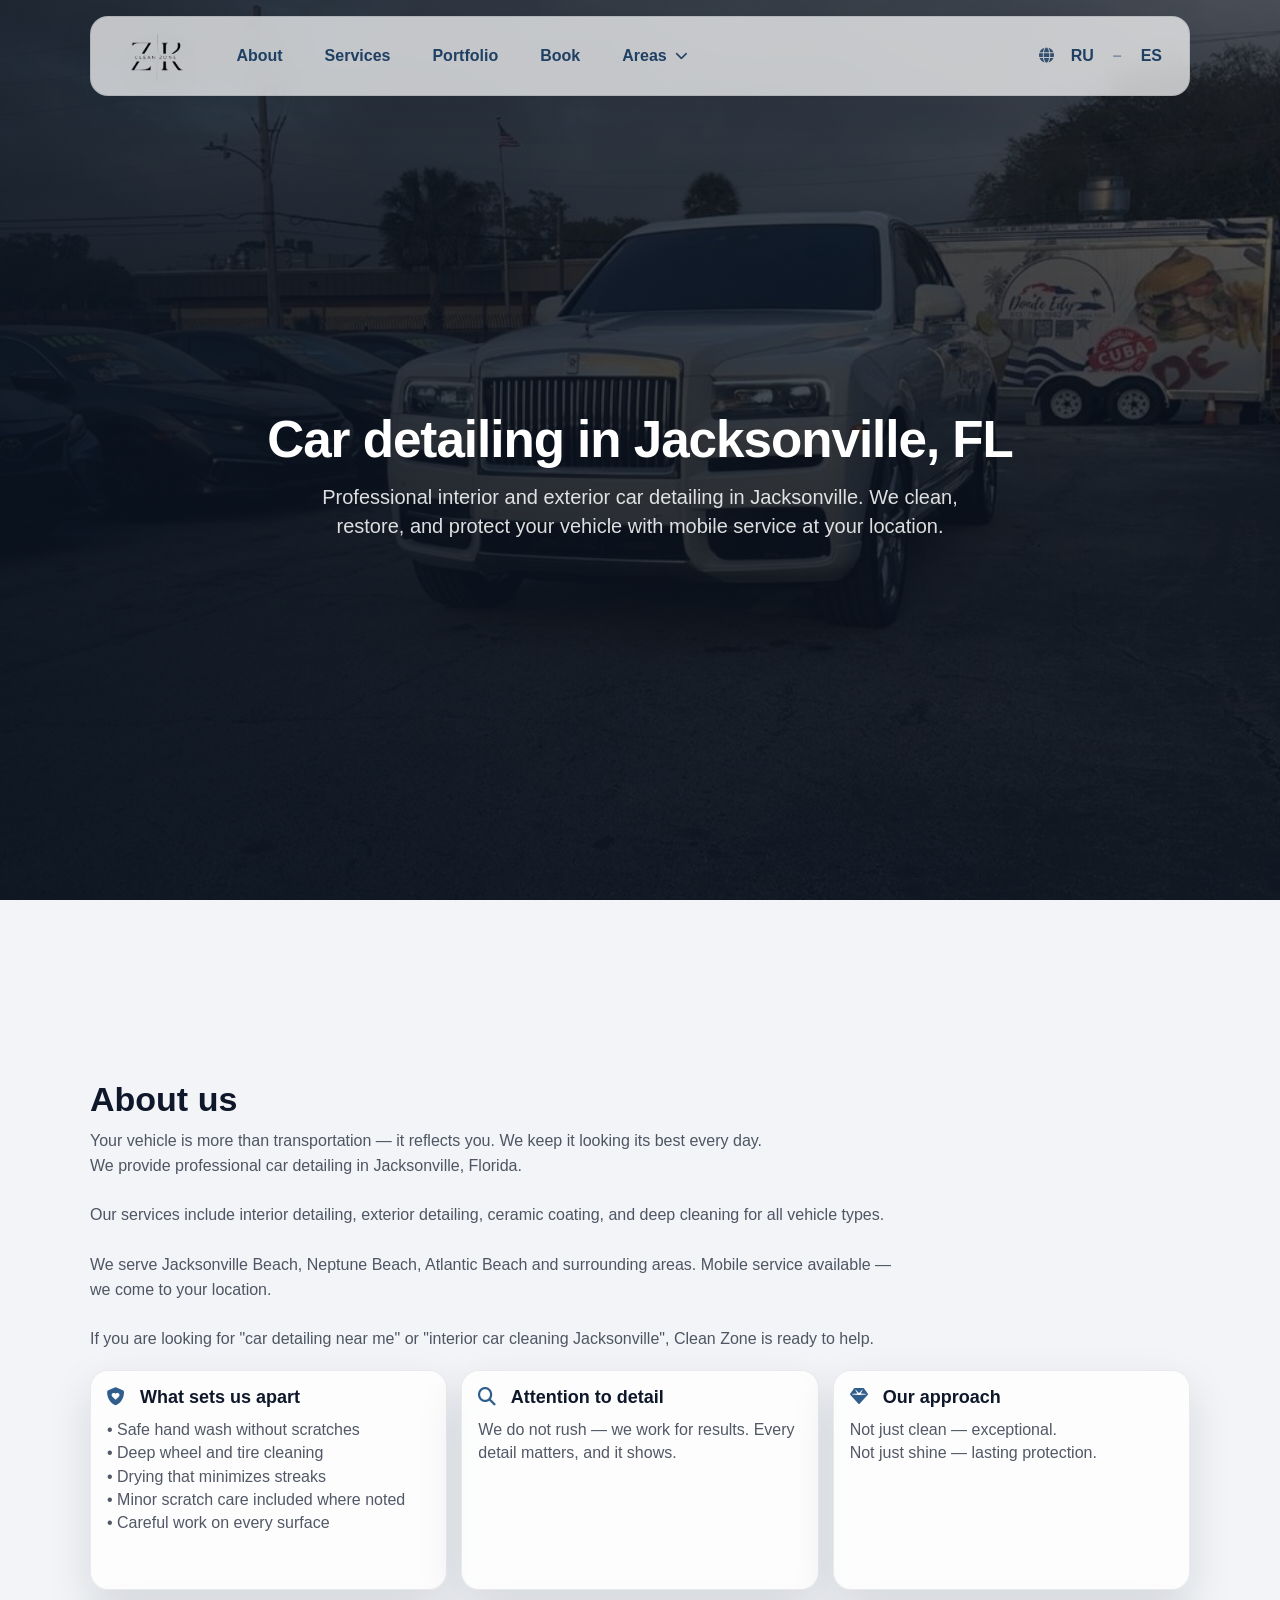
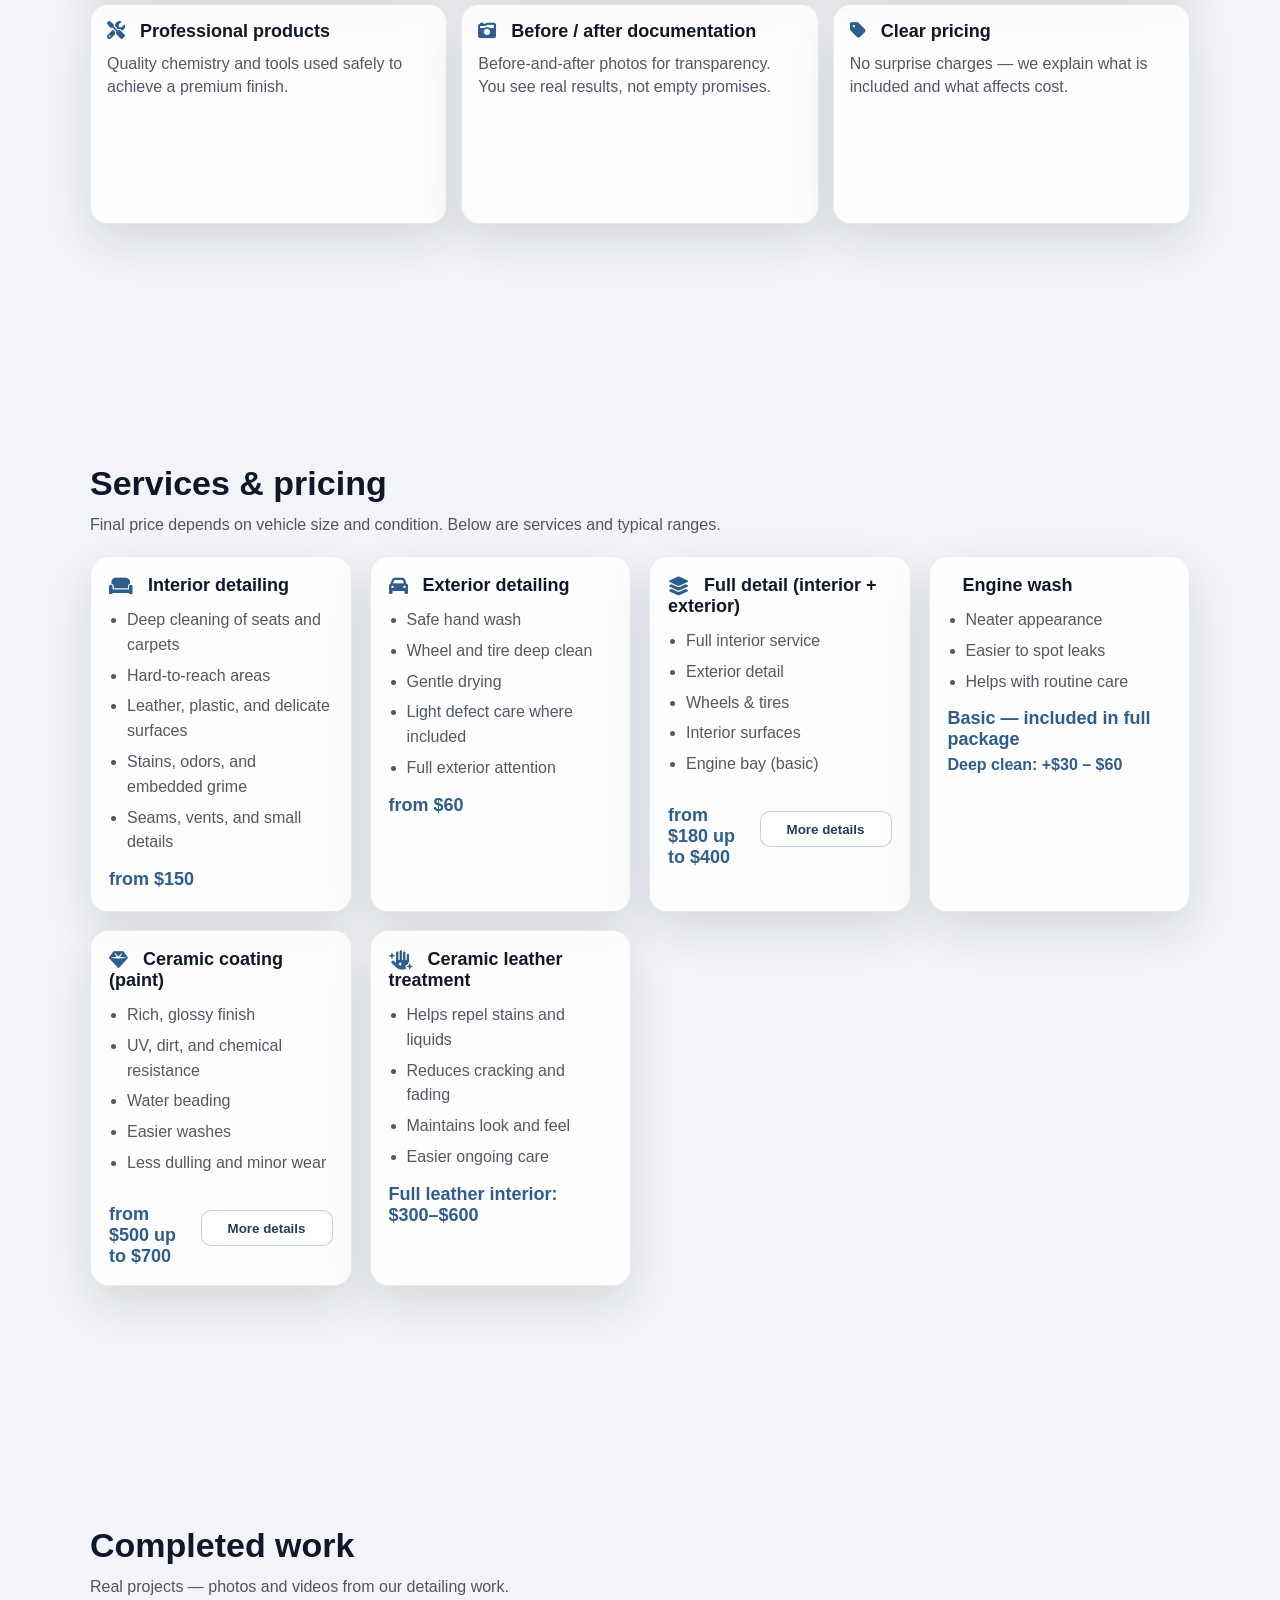
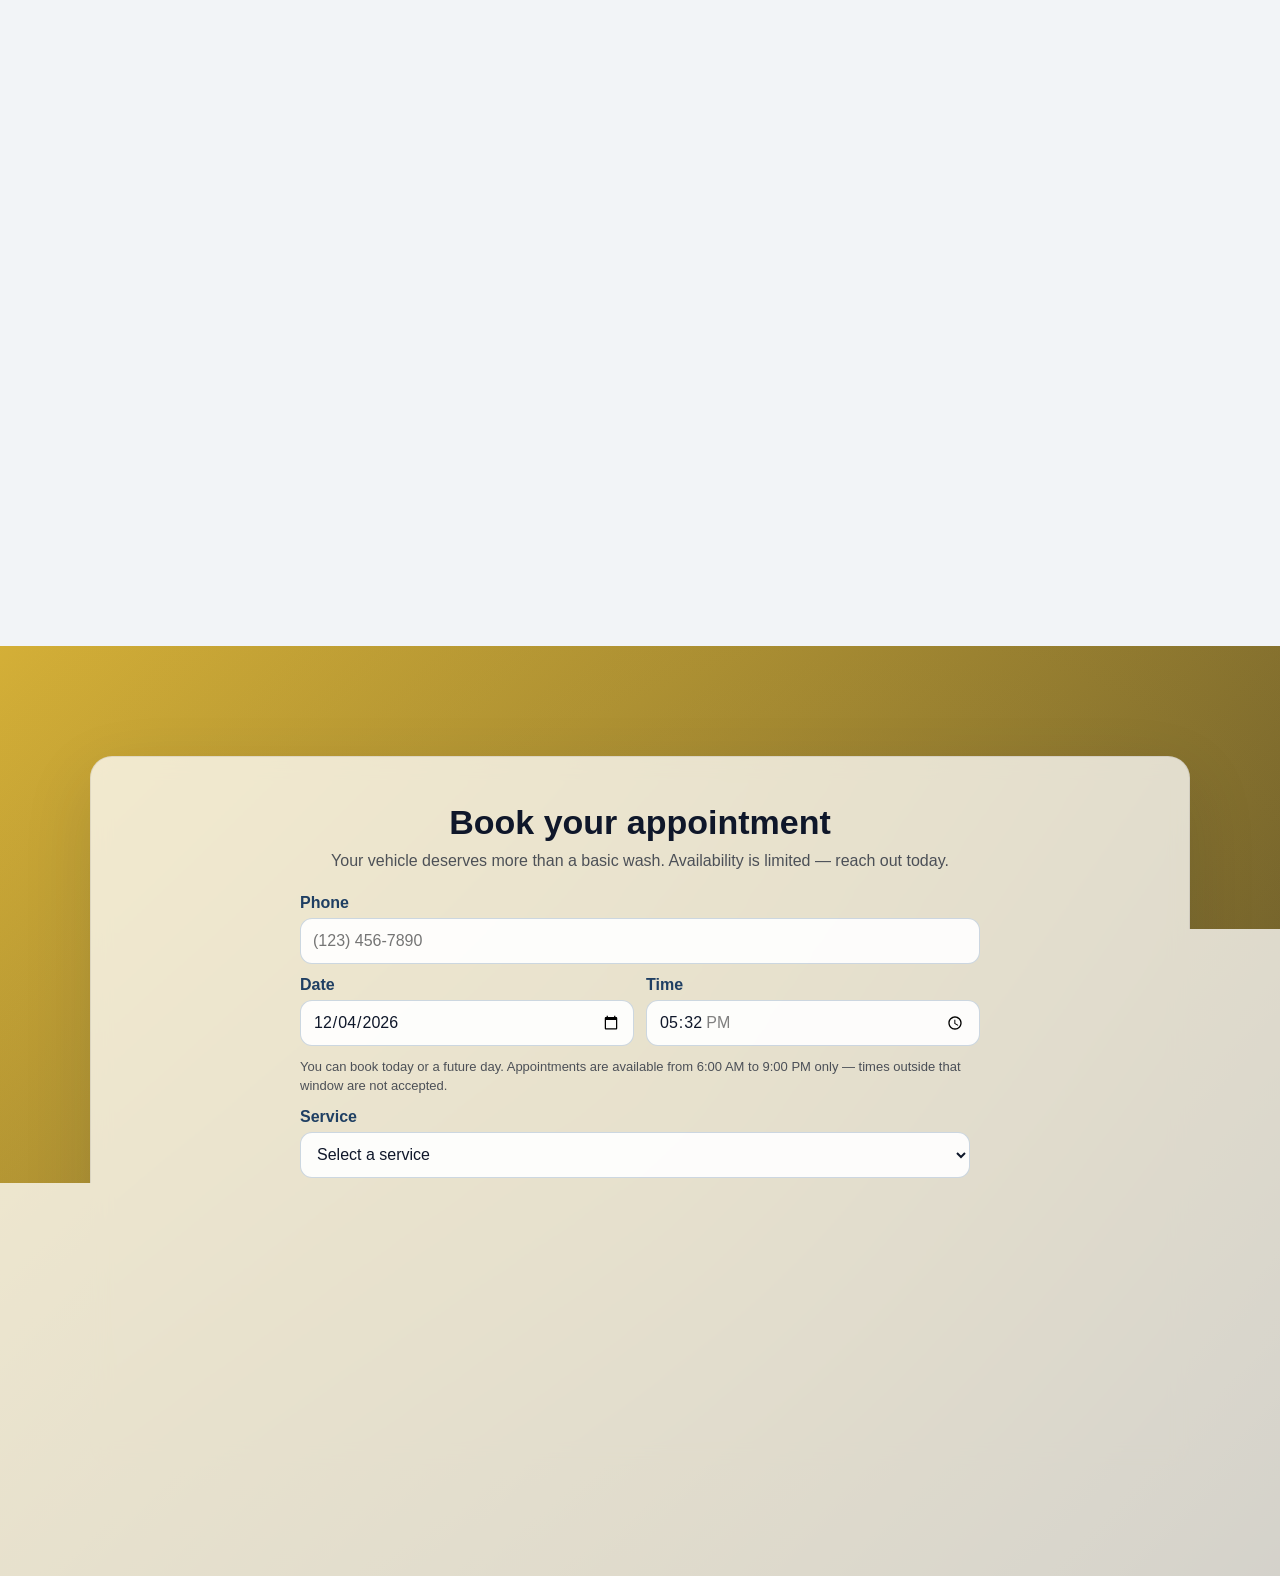
<file: index.html>
<!DOCTYPE html>
<html lang="en">

<head>
  <meta charset="UTF-8">
  <meta name="viewport" content="width=device-width, initial-scale=1.0">
  <title>Car Detailing in Jacksonville FL | Interior & Exterior Cleaning | Clean Zone</title>
  <link rel="icon" href="./favicon.png" type="image/png">
  <link rel="icon" href="./favicon.ico">
  <meta name="description"
    content="Professional car detailing in Jacksonville FL. Interior cleaning, exterior wash, ceramic coating. Mobile service. Book today.">
  <meta name="theme-color" media="(prefers-color-scheme: light)" content="#1f3f63">
  <meta name="theme-color" media="(prefers-color-scheme: dark)" content="#0b1220">
  <link rel="stylesheet" href="https://cdnjs.cloudflare.com/ajax/libs/font-awesome/6.5.1/css/all.min.css">
  <link rel="stylesheet" href="./style.css">
  <script src="./scripts.js" type="module" defer></script>
  <link rel="canonical" href="https://site.wwwcleanzone550.com/">
</head>

<body>
  <header class="header">
    <div class="nav" role="navigation" aria-label="Main menu">
      <a class="brand" href="#" aria-label="Clean Zone">
        <img class="brand-logo" src="./img/logo.png" alt="Car detailing Jacksonville Clean Zone">
      </a>
      <div class="nav-menu" id="siteMenu">
        <a class="nav-link" href="#about">About</a>
        <a class="nav-link" href="#prices">Services</a>
        <a class="nav-link" href="#works">Portfolio</a>
        <a class="nav-link" href="#contact">Book</a>
        <div class="nav-item">
          <button type="button" class="nav-btn" aria-haspopup="true" aria-expanded="false">
            Areas
            <i class="fa-solid fa-chevron-down"></i>
          </button>
          <div class="dropdown" role="region" aria-label="Service areas">
            <p class="dropdown-title">Areas we serve</p>
            <p class="dropdown-note">Jacksonville, FL and surrounding communities — mobile service</p>
            <ul class="dropdown-list">
              <li>Ponte Vedra Beach</li>
              <li>Nocatee</li>
              <li>Jacksonville Beach</li>
              <li>Neptune Beach</li>
              <li>Atlantic Beach</li>
              <li>Mandarin</li>
              <li>San Marco</li>
              <li>Baymeadows</li>
              <li>Southside</li>
              <li>Arlington</li>
              <li>Riverside</li>
              <li>Avondale</li>
              <li>Ortega</li>
              <li>Murray Hill</li>
              <li>Downtown Jacksonville</li>
              <li>Springfield</li>
              <li>Northside</li>
              <li>Oceanway</li>
              <li>Yulee</li>
              <li>Fernandina Beach</li>
              <li>Green Cove Springs</li>
              <li>Orange Park</li>
              <li>Fleming Island</li>
              <li>Palm Valley</li>
            </ul>
          </div>
        </div>
      </div>
      <div class="lang-switch-group nav-spacer" role="group" aria-label="Language">
        <i class="fa-solid fa-globe lang-globe" aria-hidden="true"></i>
        <a class="nav-link lang-switch" href="./index-ru.html" lang="ru">RU</a>
        <span class="lang-sep" aria-hidden="true">–</span>
        <a class="nav-link lang-switch" href="./index-es.html" lang="es">ES</a>
      </div>
      <button type="button" class="menu-toggle" aria-label="Open menu" aria-controls="siteMenu" aria-expanded="false">
        <span></span>
        <span></span>
        <span></span>
      </button>
    </div>
  </header>

  <section class="hero">
    <div class="hero-overlay"></div>
    <div class="hero-content">
      <h1>Car detailing in Jacksonville, FL</h1>
      <p>
        Professional interior and exterior car detailing in Jacksonville.
        We clean, restore, and protect your vehicle with mobile service at your location.
      </p>

    </div>
  </section>

  <section id="about" class="section section-alt">
    <div class="container">
      <h2>About us</h2>
      <p class="lead">
        Your vehicle is more than transportation — it reflects you.
        We keep it looking its best every day.
      </p>
      <p class="lead">
        We provide professional car detailing in Jacksonville, Florida.
        <br><br>
        Our services include interior detailing, exterior detailing, ceramic coating,
        and deep cleaning for all vehicle types.
        <br><br>
        We serve Jacksonville Beach, Neptune Beach, Atlantic Beach and surrounding areas.
        Mobile service available — we come to your location.
        <br><br>
        If you are looking for "car detailing near me" or "interior car cleaning Jacksonville",
        Clean Zone is ready to help.
      </p>
      <div class="features">
        <div class="feature">
          <h3><i class="fa-solid fa-shield-heart"></i> What sets us apart</h3>
          <p>
            • Safe hand wash without scratches<br>
            • Deep wheel and tire cleaning<br>
            • Drying that minimizes streaks<br>
            • Minor scratch care included where noted<br>
            • Careful work on every surface
          </p>
        </div>
        <div class="feature">
          <h3><i class="fa-solid fa-magnifying-glass"></i> Attention to detail</h3>
          <p>We do not rush — we work for results. Every detail matters, and it shows.</p>
        </div>
        <div class="feature">
          <h3><i class="fa-solid fa-gem"></i> Our approach</h3>
          <p>
            Not just clean — exceptional.<br>
            Not just shine — lasting protection.
          </p>
        </div>
        <div class="feature">
          <h3><i class="fa-solid fa-screwdriver-wrench"></i> Professional products</h3>
          <p>Quality chemistry and tools used safely to achieve a premium finish.</p>
        </div>
        <div class="feature">
          <h3><i class="fa-solid fa-camera-retro"></i> Before / after documentation</h3>
          <p>
            Before-and-after photos for transparency. You see real results, not empty promises.
          </p>
        </div>
        <div class="feature">
          <h3><i class="fa-solid fa-tag"></i> Clear pricing</h3>
          <p>No surprise charges — we explain what is included and what affects cost.</p>
        </div>
      </div>
    </div>
  </section>

  <section id="prices" class="section">
    <div class="container prices-head">
      <h2>Services &amp; pricing</h2>
      <p class="lead">
        Final price depends on vehicle size and condition. Below are services and typical ranges.
      </p>
    </div>
    <div class="cards">
      <div class="card">
        <h3><i class="fa-solid fa-couch"></i> Interior detailing</h3>
        <ul class="card-list">
          <li>Deep cleaning of seats and carpets</li>
          <li>Hard-to-reach areas</li>
          <li>Leather, plastic, and delicate surfaces</li>
          <li>Stains, odors, and embedded grime</li>
          <li>Seams, vents, and small details</li>
        </ul>
        <div class="price">from $150</div>
      </div>
      <div class="card">
        <h3><i class="fa-solid fa-car"></i> Exterior detailing</h3>
        <ul class="card-list">
          <li>Safe hand wash</li>
          <li>Wheel and tire deep clean</li>
          <li>Gentle drying</li>
          <li>Light defect care where included</li>
          <li>Full exterior attention</li>
        </ul>
        <div class="price">from $60</div>
      </div>
      <div class="card">
        <h3><i class="fa-solid fa-layer-group"></i> Full detail (interior + exterior)</h3>
        <ul class="card-list">
          <li>Full interior service</li>
          <li>Exterior detail</li>
          <li>Wheels &amp; tires</li>
          <li>Interior surfaces</li>
          <li>Engine bay (basic)</li>
        </ul>
        <div class="price-head">
          <div class="price price-main-neutral">from $180 up to $400</div>
          <button type="button" class="price-more-btn" aria-expanded="false" aria-controls="price-full-detail">More
            details</button>
        </div>
        <div class="price-details" id="price-full-detail" hidden>
          <div class="price-sub">Sedan: $180 – $220</div>
          <div class="price-sub">SUV (5 seats): $200 – $250</div>
          <div class="price-sub">Van (7 seats): $200 – $280</div>
          <div class="price-sub">Pickup (2 doors): $210 – $250</div>
          <div class="price-sub">Pickup (4 doors): $230 – $280</div>
          <div class="price-sub">Large truck: $300 – $400</div>
        </div>
      </div>
      <div class="card">
        <h3><i class="fa-solid fa-engine"></i> Engine wash</h3>
        <ul class="card-list">
          <li>Neater appearance</li>
          <li>Easier to spot leaks</li>
          <li>Helps with routine care</li>
        </ul>
        <div class="price">Basic — included in full package</div>
        <div class="price-sub">Deep clean: +$30 – $60</div>
      </div>
      <div class="card">
        <h3><i class="fa-solid fa-gem"></i> Ceramic coating (paint)</h3>
        <ul class="card-list">
          <li>Rich, glossy finish</li>
          <li>UV, dirt, and chemical resistance</li>
          <li>Water beading</li>
          <li>Easier washes</li>
          <li>Less dulling and minor wear</li>
        </ul>
        <div class="price-head">
          <div class="price price-main-neutral">from $500 up to $700</div>
          <button type="button" class="price-more-btn" aria-expanded="false" aria-controls="price-ceramic-paint">More
            details</button>
        </div>
        <div class="price-details" id="price-ceramic-paint" hidden>
          <div class="price-sub">Sedan: $500 – $650</div>
          <div class="price-sub">SUV: $600 – $650</div>
          <div class="price-sub">Large pickup: $650 – $700</div>
        </div>
      </div>
      <div class="card">
        <h3><i class="fa-solid fa-hand-sparkles"></i> Ceramic leather treatment</h3>
        <ul class="card-list">
          <li>Helps repel stains and liquids</li>
          <li>Reduces cracking and fading</li>
          <li>Maintains look and feel</li>
          <li>Easier ongoing care</li>
        </ul>
        <div class="price">Full leather interior: $300–$600</div>
      </div>
    </div>
  </section>

  <section id="works" class="section works-section">
    <div class="container">
      <h2>Completed work</h2>
      <p class="lead">Real projects — photos and videos from our detailing work.</p>
      <div class="works-grid"></div>
    </div>
  </section>

  <section id="contact" class="cta">
    <div class="cta-inner">
      <h2>Book your appointment</h2>
      <p>Your vehicle deserves more than a basic wash. Availability is limited — reach out today.</p>
      <form class="contact-form" action="#" method="post">
        <label class="form-field">
          <span>Phone</span>
          <input type="tel" name="phone" placeholder="(123) 456-7890" autocomplete="tel-national" inputmode="numeric"
            maxlength="14" pattern="^\(\d{3}\) \d{3}-\d{4}$" required>
        </label>
        <div class="form-row">
          <label class="form-field">
            <span>Date</span>
            <input type="date" name="date" required>
          </label>
          <label class="form-field">
            <span>Time</span>
            <input type="time" name="time" min="06:00" max="21:00" required>
          </label>
        </div>
        <p class="form-hint">You can book today or a future day. Appointments are available from 6:00 AM to 9:00 PM only
          — times outside that window are not accepted.</p>
        <div class="service-group">
          <label class="form-field service-main-field">
            <span>Service</span>
            <div class="service-main-row">
              <select name="service" class="service-main-select" required>
                <option value="" class="h1-form">Select a service</option>
                <option value="interior-detailing">Interior detailing</option>
                <option value="exterior-detailing">Exterior detailing</option>
                <option value="full-detailing">Full detail (interior + exterior)</option>
                <option value="engine-wash">Engine wash</option>
                <option value="body-ceramic">Ceramic coating (paint)</option>
                <option value="leather-ceramic">Ceramic leather treatment</option>
              </select>
              <button type="button" class="add-service-btn" aria-label="Add another service">
                <i class="fa-solid fa-plus"></i>
              </button>
            </div>
          </label>
          <div class="extra-services"></div>
        </div>
        <label class="form-field service-main-field">
          <span>Area</span>
          <div class="area-main-row">
            <select name="area" class="area-main-select" required>
              <option class="h1-form">Select area</option>
              <option>Ponte Vedra Beach</option>
              <option>Nocatee</option>
              <option>Jacksonville Beach</option>
              <option>Neptune Beach</option>
              <option>Atlantic Beach</option>
              <option>Mandarin</option>
              <option>San Marco</option>
              <option>Baymeadows</option>
              <option>Southside</option>
              <option>Arlington</option>
              <option>Riverside</option>
              <option>Avondale</option>
              <option>Ortega</option>
              <option>Murray Hill</option>
              <option>Downtown Jacksonville</option>
              <option>Springfield</option>
              <option>Northside</option>
              <option>Yulee</option>
              <option>Fernandina Beach</option>
              <option>Fernandina Beach</option>
              <option>Green Cove Springs</option>
              <option>Orange Park</option>
              <option>Fleming Island</option>
              <option>Palm Valley</option>


            </select>
            <button type="button" class="add-service-btn" aria-label="Добавить дополнительную услугу">
              <i class="fa-solid fa-plus"></i>
            </button>
          </div>
        </label>
        <button type="submit">Submit request</button>
      </form>
      <div class="contact-links">
        <a class="contact-link" href="tel:+19046605360">(904) 660-5360</a>
        <!-- <a class="contact-link" href="https://maps.app.goo.gl/UYf6R72QFhXnnw2x5" target="_blank" rel="noopener noreferrer" aria-label="Google Maps reviews">
          <i class="fa-brands fa-google"></i>
          Google reviews
        </a> -->
        <a class="contact-link social-link"
          href="https://www.instagram.com/_clean_zone_01?igsh=d2FtZWR1azd1cXVj&utm_source=qr" target="_blank"
          rel="noopener noreferrer" aria-label="Instagram">
          <i class="fa-brands fa-instagram"></i>
        </a>
      </div>
    </div>
  </section>

  <div class="work-modal" id="workModal" aria-hidden="true" role="dialog" aria-label="Project gallery">
    <button type="button" class="work-modal-close" aria-label="Close">
      <i class="fa-solid fa-xmark"></i>
    </button>
    <button type="button" class="work-modal-nav prev" aria-label="Previous">
      <i class="fa-solid fa-chevron-left"></i>
    </button>
    <div class="work-modal-content"></div>
    <button type="button" class="work-modal-nav next" aria-label="Next">
      <i class="fa-solid fa-chevron-right"></i>
    </button>
  </div>
</body>

</html>
</file>
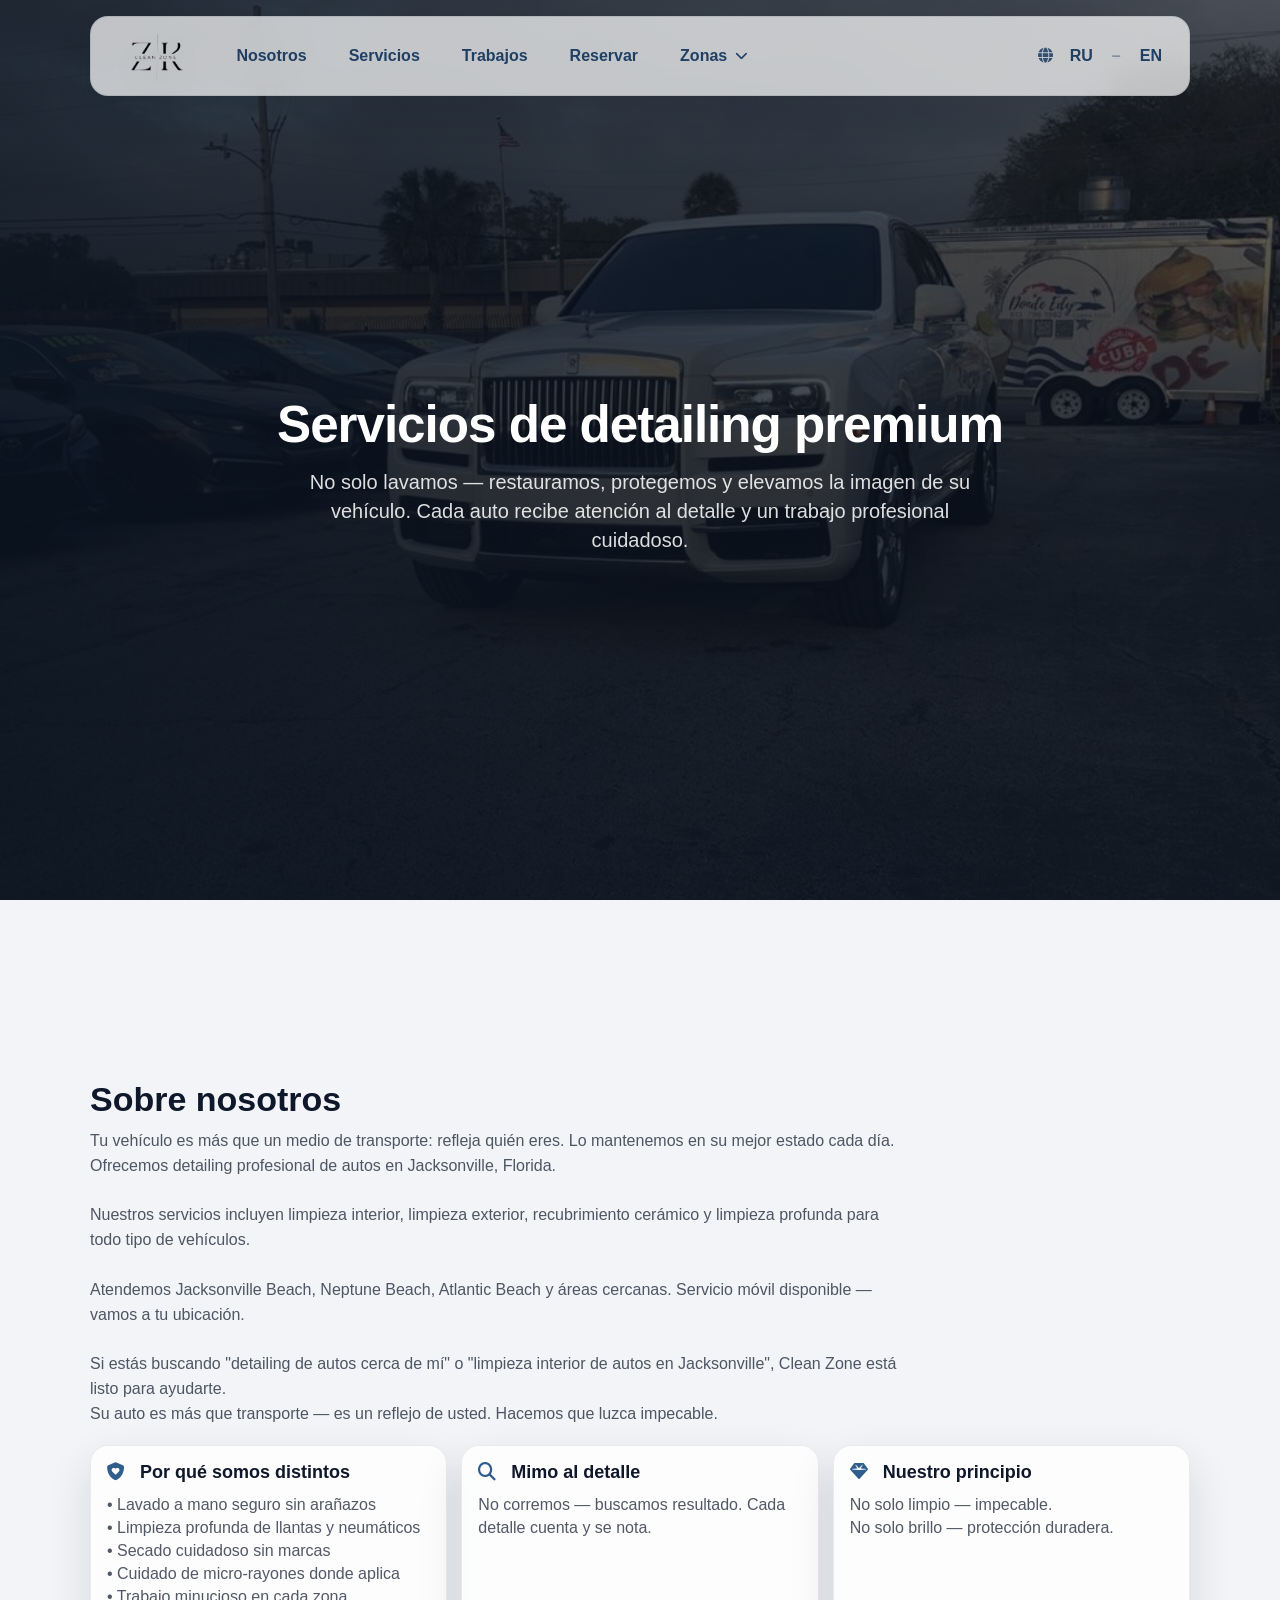
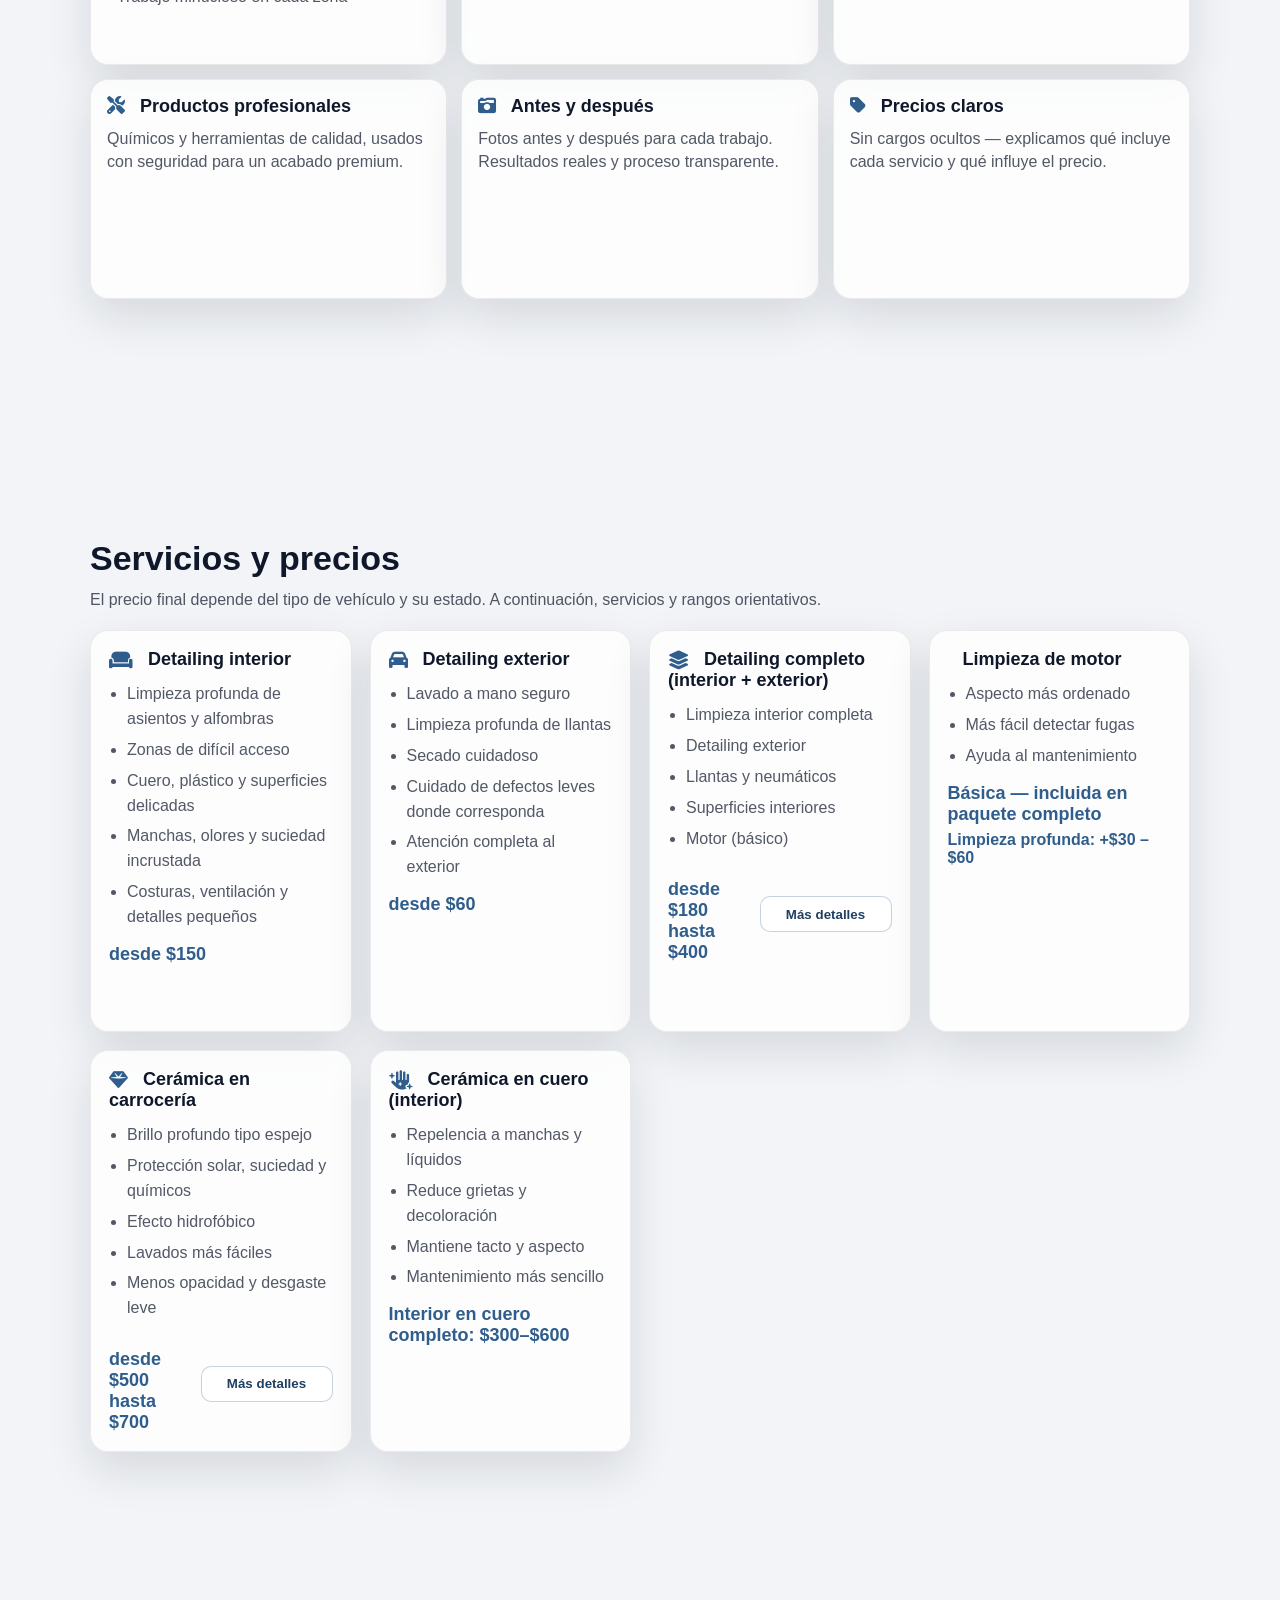
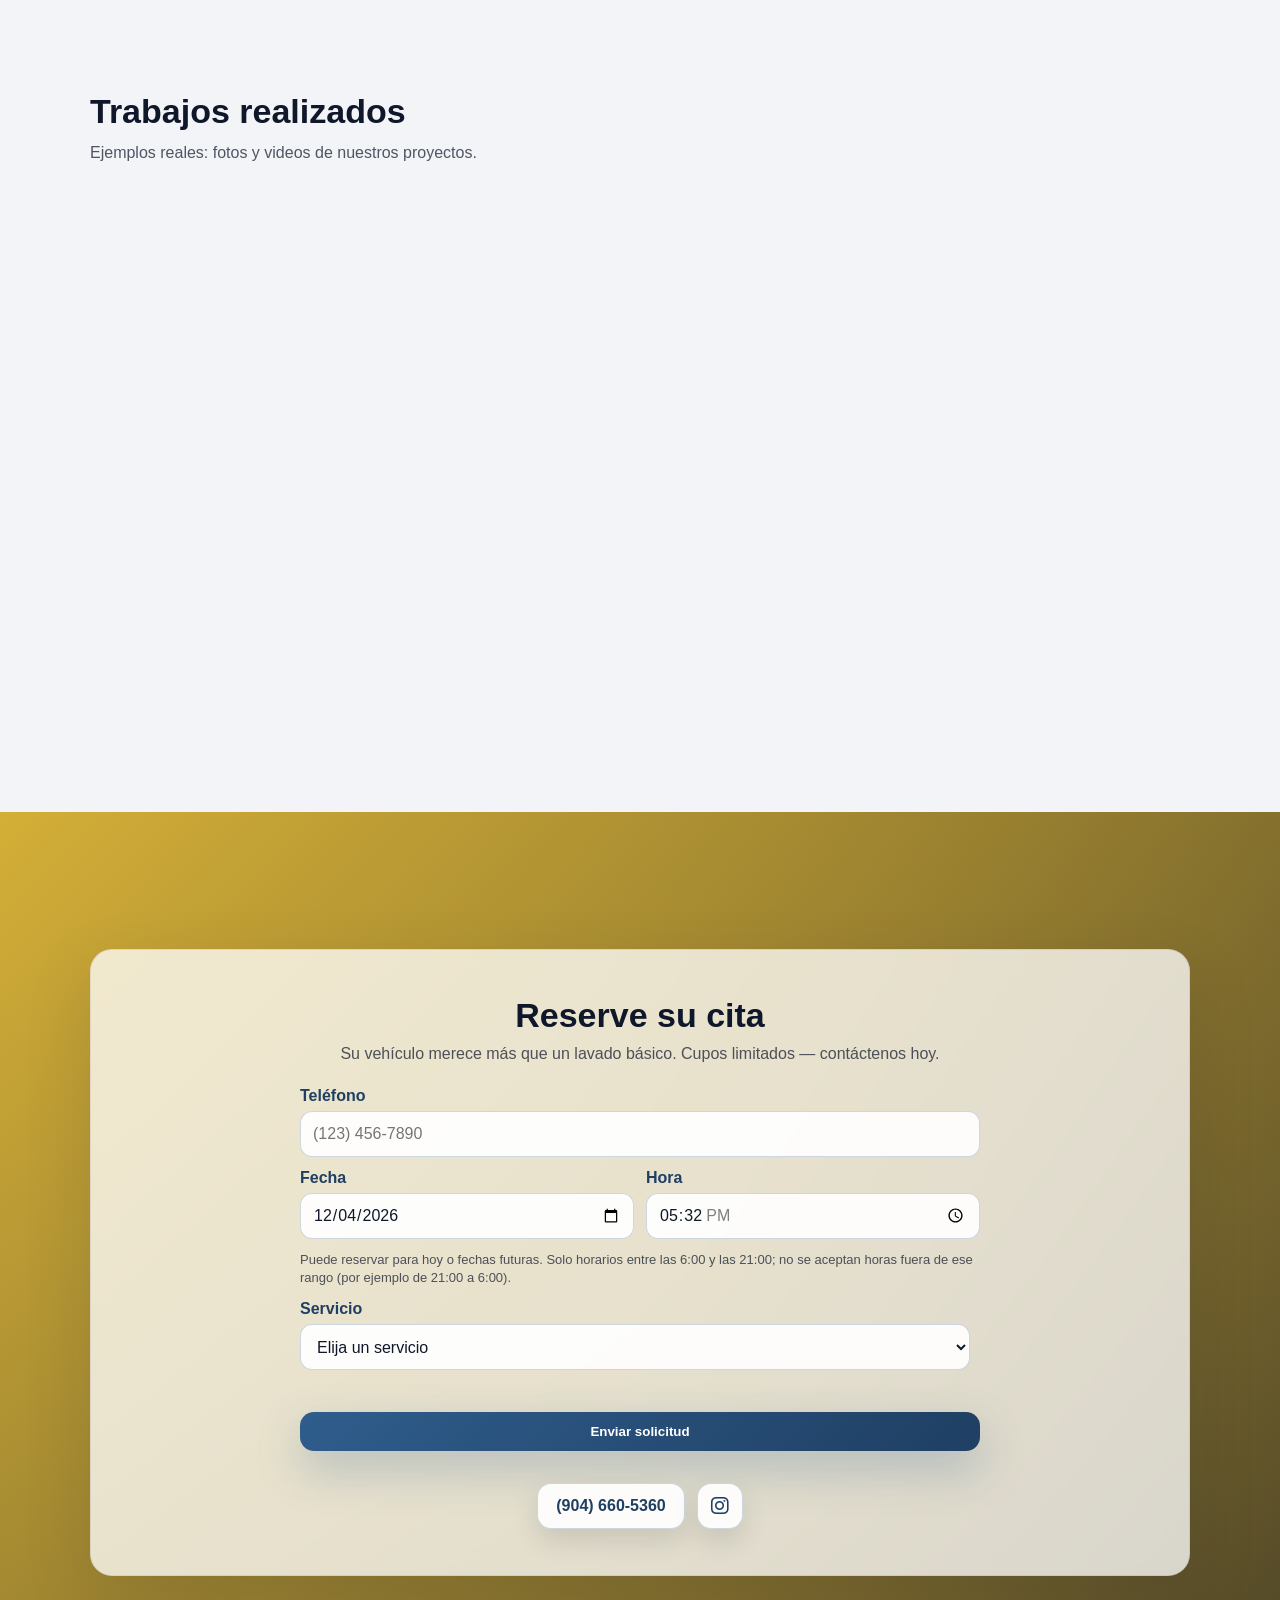
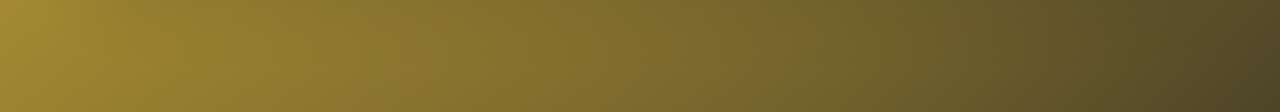
<file: index-es.html>
<!DOCTYPE html>
<html lang="es">

<head>
  <meta charset="UTF-8">
  <meta name="viewport" content="width=device-width, initial-scale=1.0">
  <title>Detailing de autos en Jacksonville, Florida | Limpieza interior y exterior | Clean Zone</title>
  <link rel="icon" href="./favicon.png" type="image/png">
  <link rel="icon" href="./favicon.ico">
  <meta name="description"
    content="Detailing profesional de autos en Jacksonville, Florida. Limpieza interior, lavado exterior, recubrimiento cerámico. Servicio a domicilio. Reserva hoy mismo.">
  <meta name="theme-color" media="(prefers-color-scheme: light)" content="#1f3f63">
  <meta name="theme-color" media="(prefers-color-scheme: dark)" content="#0b1220">
  <link rel="stylesheet" href="https://cdnjs.cloudflare.com/ajax/libs/font-awesome/6.5.1/css/all.min.css">
  <link rel="stylesheet" href="./style.css">
  <script src="./scripts.js" type="module" defer></script>
</head>

<body>
  <header class="header">
    <div class="nav" role="navigation" aria-label="Menú principal">
      <a class="brand" href="#" aria-label="Clean Zone">
        <img class="brand-logo" src="./img/logo.png" alt="Clean Zone">
      </a>
      <div class="nav-menu" id="siteMenu">
        <a class="nav-link" href="#about">Nosotros</a>
        <a class="nav-link" href="#prices">Servicios</a>
        <a class="nav-link" href="#works">Trabajos</a>
        <a class="nav-link" href="#contact">Reservar</a>
        <div class="nav-item">
          <button type="button" class="nav-btn" aria-haspopup="true" aria-expanded="false">
            Zonas
            <i class="fa-solid fa-chevron-down"></i>
          </button>
          <div class="dropdown" role="region" aria-label="Zonas de servicio">
            <p class="dropdown-title">Zonas que atendemos</p>
            <p class="dropdown-note">Jacksonville, FL y alrededores — servicio a domicilio</p>
            <ul class="dropdown-list">
              <li>Ponte Vedra Beach</li>
              <li>Nocatee</li>
              <li>Jacksonville Beach</li>
              <li>Neptune Beach</li>
              <li>Atlantic Beach</li>
              <li>Mandarin</li>
              <li>San Marco</li>
              <li>Baymeadows</li>
              <li>Southside</li>
              <li>Arlington</li>
              <li>Riverside</li>
              <li>Avondale</li>
              <li>Ortega</li>
              <li>Murray Hill</li>
              <li>Downtown Jacksonville</li>
              <li>Springfield</li>
              <li>Northside</li>
              <li>Oceanway</li>
              <li>Yulee</li>
              <li>Fernandina Beach</li>
              <li>Green Cove Springs</li>
              <li>Orange Park</li>
              <li>Fleming Island</li>
              <li>Palm Valley</li>
            </ul>
          </div>
        </div>
      </div>
      <div class="lang-switch-group nav-spacer" role="group" aria-label="Idioma">
        <i class="fa-solid fa-globe lang-globe" aria-hidden="true"></i>
        <a class="nav-link lang-switch" href="./index-ru.html" lang="ru">RU</a>
        <span class="lang-sep" aria-hidden="true">–</span>
        <a class="nav-link lang-switch" href="./index.html" lang="en">EN</a>
      </div>
      <button type="button" class="menu-toggle" aria-label="Abrir menú" aria-controls="siteMenu" aria-expanded="false">
        <span></span>
        <span></span>
        <span></span>
      </button>
    </div>
  </header>

  <section class="hero">
    <div class="hero-overlay"></div>
    <div class="hero-content">
      <h1>Servicios de detailing premium</h1>
      <p>
        No solo lavamos — restauramos, protegemos y elevamos la imagen de su vehículo.
        Cada auto recibe atención al detalle y un trabajo profesional cuidadoso.
      </p>
    </div>
  </section>

  <section id="about" class="section section-alt">
    <div class="container">
      <h2>Sobre nosotros</h2>
      <p class="lead">
        Tu vehículo es más que un medio de transporte: refleja quién eres.
        Lo mantenemos en su mejor estado cada día.
      </p>
      <p class="lead">
        Ofrecemos detailing profesional de autos en Jacksonville, Florida.
        <br><br>
        Nuestros servicios incluyen limpieza interior, limpieza exterior,
        recubrimiento cerámico y limpieza profunda para todo tipo de vehículos.
        <br><br>
        Atendemos Jacksonville Beach, Neptune Beach, Atlantic Beach y áreas cercanas.
        Servicio móvil disponible — vamos a tu ubicación.
        <br><br>
        Si estás buscando "detailing de autos cerca de mí" o "limpieza interior de autos en Jacksonville",
        Clean Zone está listo para ayudarte.
      </p>
      <p class="lead">
        Su auto es más que transporte — es un reflejo de usted.
        Hacemos que luzca impecable.
      </p>
      <div class="features">
        <div class="feature">
          <h3><i class="fa-solid fa-shield-heart"></i> Por qué somos distintos</h3>
          <p>
            • Lavado a mano seguro sin arañazos<br>
            • Limpieza profunda de llantas y neumáticos<br>
            • Secado cuidadoso sin marcas<br>
            • Cuidado de micro-rayones donde aplica<br>
            • Trabajo minucioso en cada zona
          </p>
        </div>
        <div class="feature">
          <h3><i class="fa-solid fa-magnifying-glass"></i> Mimo al detalle</h3>
          <p>No corremos — buscamos resultado. Cada detalle cuenta y se nota.</p>
        </div>
        <div class="feature">
          <h3><i class="fa-solid fa-gem"></i> Nuestro principio</h3>
          <p>
            No solo limpio — impecable.<br>
            No solo brillo — protección duradera.
          </p>
        </div>
        <div class="feature">
          <h3><i class="fa-solid fa-screwdriver-wrench"></i> Productos profesionales</h3>
          <p>Químicos y herramientas de calidad, usados con seguridad para un acabado premium.</p>
        </div>
        <div class="feature">
          <h3><i class="fa-solid fa-camera-retro"></i> Antes y después</h3>
          <p>
            Fotos antes y después para cada trabajo. Resultados reales y proceso transparente.
          </p>
        </div>
        <div class="feature">
          <h3><i class="fa-solid fa-tag"></i> Precios claros</h3>
          <p>Sin cargos ocultos — explicamos qué incluye cada servicio y qué influye el precio.</p>
        </div>
      </div>
    </div>
  </section>

  <section id="prices" class="section">
    <div class="container prices-head">
      <h2>Servicios y precios</h2>
      <p class="lead">
        El precio final depende del tipo de vehículo y su estado. A continuación, servicios y rangos orientativos.
      </p>
    </div>
    <div class="cards">
      <div class="card">
        <h3><i class="fa-solid fa-couch"></i> Detailing interior</h3>
        <ul class="card-list">
          <li>Limpieza profunda de asientos y alfombras</li>
          <li>Zonas de difícil acceso</li>
          <li>Cuero, plástico y superficies delicadas</li>
          <li>Manchas, olores y suciedad incrustada</li>
          <li>Costuras, ventilación y detalles pequeños</li>
        </ul>
        <div class="price">desde $150</div>
      </div>
      <div class="card">
        <h3><i class="fa-solid fa-car"></i> Detailing exterior</h3>
        <ul class="card-list">
          <li>Lavado a mano seguro</li>
          <li>Limpieza profunda de llantas</li>
          <li>Secado cuidadoso</li>
          <li>Cuidado de defectos leves donde corresponda</li>
          <li>Atención completa al exterior</li>
        </ul>
        <div class="price">desde $60</div>
      </div>
      <div class="card">
        <h3><i class="fa-solid fa-layer-group"></i> Detailing completo (interior + exterior)</h3>
        <ul class="card-list">
          <li>Limpieza interior completa</li>
          <li>Detailing exterior</li>
          <li>Llantas y neumáticos</li>
          <li>Superficies interiores</li>
          <li>Motor (básico)</li>
        </ul>
        <div class="price-head">
          <div class="price price-main-neutral">desde $180 hasta $400</div>
          <button type="button" class="price-more-btn" aria-expanded="false" aria-controls="price-full-detail">Más
            detalles</button>
        </div>
        <div class="price-details" id="price-full-detail" hidden>
          <div class="price-sub">Sedán: $180 – $220</div>
          <div class="price-sub">SUV (5 plazas): $200 – $250</div>
          <div class="price-sub">Furgoneta (7 plazas): $200 – $280</div>
          <div class="price-sub">Pickup (2 puertas): $210 – $250</div>
          <div class="price-sub">Pickup (4 puertas): $230 – $280</div>
          <div class="price-sub">Camión grande: $300 – $400</div>
        </div>
      </div>
      <div class="card">
        <h3><i class="fa-solid fa-engine"></i> Limpieza de motor</h3>
        <ul class="card-list">
          <li>Aspecto más ordenado</li>
          <li>Más fácil detectar fugas</li>
          <li>Ayuda al mantenimiento</li>
        </ul>
        <div class="price">Básica — incluida en paquete completo</div>
        <div class="price-sub">Limpieza profunda: +$30 – $60</div>
      </div>
      <div class="card">
        <h3><i class="fa-solid fa-gem"></i> Cerámica en carrocería</h3>
        <ul class="card-list">
          <li>Brillo profundo tipo espejo</li>
          <li>Protección solar, suciedad y químicos</li>
          <li>Efecto hidrofóbico</li>
          <li>Lavados más fáciles</li>
          <li>Menos opacidad y desgaste leve</li>
        </ul>
        <div class="price-head">
          <div class="price price-main-neutral">desde $500 hasta $700</div>
          <button type="button" class="price-more-btn" aria-expanded="false" aria-controls="price-ceramic-paint">Más
            detalles</button>
        </div>
        <div class="price-details" id="price-ceramic-paint" hidden>
          <div class="price-sub">Sedán: $500 – $650</div>
          <div class="price-sub">SUV: $600 – $650</div>
          <div class="price-sub">Pickup grande: $700 – $750</div>
        </div>
      </div>
      <div class="card">
        <h3><i class="fa-solid fa-hand-sparkles"></i> Cerámica en cuero (interior)</h3>
        <ul class="card-list">
          <li>Repelencia a manchas y líquidos</li>
          <li>Reduce grietas y decoloración</li>
          <li>Mantiene tacto y aspecto</li>
          <li>Mantenimiento más sencillo</li>
        </ul>
        <div class="price">Interior en cuero completo: $300–$600</div>
      </div>
    </div>
  </section>

  <section id="works" class="section works-section">
    <div class="container">
      <h2>Trabajos realizados</h2>
      <p class="lead">Ejemplos reales: fotos y videos de nuestros proyectos.</p>
      <div class="works-grid"></div>
    </div>
  </section>

  <section id="contact" class="cta">
    <div class="cta-inner">
      <h2>Reserve su cita</h2>
      <p>Su vehículo merece más que un lavado básico. Cupos limitados — contáctenos hoy.</p>
      <form class="contact-form" action="#" method="post">
        <label class="form-field">
          <span>Teléfono</span>
          <input type="tel" name="phone" placeholder="(123) 456-7890" autocomplete="tel-national" inputmode="numeric"
            maxlength="14" pattern="^\(\d{3}\) \d{3}-\d{4}$" required>
        </label>
        <div class="form-row">
          <label class="form-field">
            <span>Fecha</span>
            <input type="date" name="date" required>
          </label>
          <label class="form-field">
            <span>Hora</span>
            <input type="time" name="time" min="06:00" max="21:00" required>
          </label>
        </div>
        <p class="form-hint">Puede reservar para hoy o fechas futuras. Solo horarios entre las 6:00 y las 21:00; no se
          aceptan horas fuera de ese rango (por ejemplo de 21:00 a 6:00).</p>
        <div class="service-group">
          <label class="form-field service-main-field">
            <span>Servicio</span>
            <div class="service-main-row">
              <select name="service" class="service-main-select" required>
                <option value="" disabled selected>Elija un servicio</option>
                <option value="interior-detailing">Detailing interior</option>
                <option value="exterior-detailing">Detailing exterior</option>
                <option value="full-detailing">Detailing completo (interior + exterior)</option>
                <option value="engine-wash">Limpieza de motor</option>
                <option value="body-ceramic">Cerámica en carrocería</option>
                <option value="leather-ceramic">Cerámica en cuero</option>
              </select>
              <button type="button" class="add-service-btn" aria-label="Añadir otro servicio">
                <i class="fa-solid fa-plus"></i>
              </button>
            </div>
          </label>
          <div class="extra-services"></div>
        </div>
        <button type="submit">Enviar solicitud</button>
      </form>
      <div class="contact-links">
        <a class="contact-link" href="tel:+19046605360">(904) 660-5360</a>
        <!-- <a class="contact-link" href="https://maps.app.goo.gl/UYf6R72QFhXnnw2x5" target="_blank" rel="noopener noreferrer" aria-label="Reseñas en Google Maps">
          <i class="fa-brands fa-google"></i>
          Reseñas en Google Maps
        </a> -->
        <a class="contact-link social-link" href="https://instagram.com" target="_blank" rel="noopener noreferrer"
          aria-label="Instagram">
          <i class="fa-brands fa-instagram"></i>
        </a>
      </div>
    </div>
  </section>

  <div class="work-modal" id="workModal" aria-hidden="true" role="dialog" aria-label="Galería del trabajo">
    <button type="button" class="work-modal-close" aria-label="Cerrar">
      <i class="fa-solid fa-xmark"></i>
    </button>
    <button type="button" class="work-modal-nav prev" aria-label="Anterior">
      <i class="fa-solid fa-chevron-left"></i>
    </button>
    <div class="work-modal-content"></div>
    <button type="button" class="work-modal-nav next" aria-label="Siguiente">
      <i class="fa-solid fa-chevron-right"></i>
    </button>
  </div>
</body>

</html>
</file>
<file: style.css>
﻿:root {
  --header-offset: 90px;

  color-scheme: light dark;
  --header-offset: 100px;

  --bg: #f2f4f7;
  --text: #0f172a;
  --muted: rgba(15, 23, 42, 0.72);

  --surface: rgba(255, 255, 255, 0.82);
  --surface-strong: rgba(255, 255, 255, 0.92);
  --surface-glass: rgba(255, 255, 255, 0.72);

  --blue-accent: #2f5d8c;
  --blue-accent-2: #1f3f63;

  --border: rgba(15, 23, 42, 0.10);
  --shadow-1: rgba(15, 23, 42, 0.12);
  --shadow-2: rgba(15, 23, 42, 0.18);

  --page-gradient-1: rgba(47, 93, 140, 0.18);
  --page-gradient-2: rgba(47, 93, 140, 0.12);

  --hero-overlay-a: rgba(11, 20, 33, 0.75);
  --hero-overlay-b: rgba(11, 20, 33, 0.35);
  --hero-overlay-c: rgba(11, 20, 33, 0.62);
  --hero-text: rgba(255, 255, 255, 0.86);
}

* {
  box-sizing: border-box;
}

html,
body {
  height: 100%;
}

body.no-scroll {
  overflow: hidden;
}



html {
  scroll-behavior: smooth;
  scroll-padding-top: var(--header-offset);
  scrollbar-width: thin;
  scrollbar-color: rgba(47, 93, 140, 0.65) rgba(15, 23, 42, 0.10);
}

::-webkit-scrollbar {
  width: 10px;
}

::-webkit-scrollbar-track {
  background: rgba(15, 23, 42, 0.10);
}

::-webkit-scrollbar-thumb {
  background: linear-gradient(180deg, rgba(47, 93, 140, 0.85), rgba(31, 63, 99, 0.85));
  border-radius: 999px;
  border: 2px solid transparent;
  background-clip: padding-box;
}

::-webkit-scrollbar-thumb:hover {
  background: linear-gradient(180deg, rgba(47, 93, 140, 0.95), rgba(31, 63, 99, 0.95));
}

body {
  margin: 0;
  font-family: "Segoe UI", Arial, sans-serif;
  color: var(--text);
  background: var(--bg);
}

/* Чтобы якорные переходы попадали в начало секции (ниже фикс. хедера) */
section[id] {
  scroll-margin-top: var(--header-offset);
}

.header {
  transition: height 0.4s ease, border-radius 0.4s ease;
  position: fixed;
  top: 16px;
  left: 50%;
  transform: translateX(-50%);
  z-index: 50;
  width: min(1100px, calc(100% - 24px));

  background: var(--surface-glass);
  border: 1px solid var(--border);
  backdrop-filter: blur(12px);

  padding: 10px 14px;
  border-radius: 18px;

  box-shadow: 0 16px 36px var(--shadow-1);
}

.header .nav {
  flex-wrap: nowrap;
}

.nav {
  display: flex;
  gap: 12px;
  align-items: center;
  justify-content: flex-start;
  flex-wrap: wrap;
}

.nav-menu {
  display: inline-flex;
  align-items: center;
  gap: 12px;
  flex-wrap: wrap;
  transition: opacity 0.28s ease, transform 0.35s cubic-bezier(0.22, 1, 0.36, 1), visibility 0s linear 0.35s;
}

.nav-link {
  display: inline-flex;
  align-items: center;
  gap: 8px;
  padding: 10px 14px;
  border-radius: 14px;
  text-decoration: none;
  font-weight: 800;
  color: var(--blue-accent-2);
  background: transparent;
  border: 1px solid transparent;
  transition: transform 0.15s ease, box-shadow 0.15s ease, border-color 0.15s ease;
}

.nav-spacer {
  margin-left: auto;
}

.lang-switch i {
  font-size: 0.95em;
}

.lang-switch-group {
  margin-left: auto;
  display: inline-flex;
  align-items: center;
  gap: 2px;
  flex-wrap: wrap;
}

.lang-switch-group .lang-switch {
  padding: 10px 12px;
}

.menu-toggle {
  display: none;
  width: 46px;
  height: 46px;
  border-radius: 14px;
  border: 1px solid rgba(47, 93, 140, 0.28);
  background: var(--surface-strong);
  color: var(--blue-accent-2);
  cursor: pointer;
  padding: 0;
  margin-left: 8px;
  align-items: center;
  justify-content: center;
  flex-direction: column;
  gap: 6px;
}

.menu-toggle span {
  width: 22px;
  height: 2px;
  border-radius: 999px;
  background: currentColor;
  transform-origin: center;
  transition: transform 0.5s ease, opacity 0.5s ease;
}

.header.mobile-nav-open .menu-toggle span:nth-child(1) {
  transform: translateY(8px) rotate(45deg);
}

.header.mobile-nav-open .menu-toggle span:nth-child(2) {
  opacity: 0;
}

.header.mobile-nav-open .menu-toggle span:nth-child(3) {
  transform: translateY(-8px) rotate(-45deg);
}

.lang-sep {
  color: var(--blue-accent-2);
  font-weight: 800;
  opacity: 0.42;
  user-select: none;
  padding: 0 4px;
  line-height: 1;
}

.lang-globe {
  font-size: 0.95em;
  color: var(--blue-accent-2);
  opacity: 0.88;
  margin-right: 2px;
}

.nav-link:hover {
  transform: translateY(-1px);
  border-color: rgba(47, 93, 140, 0.28);
  box-shadow: 0 12px 26px var(--shadow-1);
}

.nav-link:focus-visible {
  outline: 3px solid rgba(47, 93, 140, 0.35);
  outline-offset: 2px;
}

.brand {
  display: inline-flex;
  align-items: center;
  gap: 10px;
  padding: 6px 10px;
  border-radius: 14px;
  text-decoration: none;
  color: inherit;
}

.brand:focus-visible {
  outline: 3px solid rgba(47, 93, 140, 0.35);
  outline-offset: 2px;
}

.brand-logo {
  height: 46px;
  width: auto;
  display: block;
  object-fit: contain;
  filter: drop-shadow(0 10px 18px rgba(0, 0, 0, 0.12));
}

.nav-item {
  position: relative;
}

.nav-btn {
  display: inline-flex;
  align-items: center;
  gap: 8px;
  background: transparent;
  border: 1px solid transparent;
  padding: 10px 14px;
  border-radius: 14px;
  font-family: inherit;
  font-size: inherit;
  cursor: pointer;
  font-weight: 800;
  color: var(--blue-accent-2);

  transition: transform 0.15s ease, box-shadow 0.15s ease, border-color 0.15s ease;
}

.nav-btn:hover {
  transform: translateY(-1px);
  border-color: rgba(47, 93, 140, 0.28);
  box-shadow: 0 12px 26px var(--shadow-1);
}

.nav-btn:focus-visible {
  outline: 3px solid rgba(47, 93, 140, 0.35);
  outline-offset: 2px;
}

.dropdown {
  position: absolute;
  top: calc(100% + 10px);
  left: 0;
  width: min(380px, calc(100vw - 48px));
  max-height: min(72vh, 420px);
  padding: 14px 14px 12px;
  display: flex;
  flex-direction: column;

  background: rgba(255, 255, 255, 0.98);
  border: 1px solid rgba(15, 23, 42, 0.08);
  border-radius: 16px;
  box-shadow: 0 18px 45px var(--shadow-2);

  opacity: 0;
  transform: translateY(-8px);
  pointer-events: none;

  transition: opacity 0.18s ease, transform 0.18s ease;
}

.dropdown-title {
  margin: 0 0 6px;
  font-size: 15px;
  font-weight: 800;
  color: var(--blue-accent-2);
  letter-spacing: -0.01em;
}

.dropdown-note {
  margin: 0 0 10px;
  font-size: 13px;
  color: var(--muted);
  line-height: 1.45;
}

.dropdown-list {
  list-style: none;
  margin: 0;
  padding: 4px 0 0;
  overflow-y: auto;
  flex: 1;
  scrollbar-width: thin;
  scrollbar-color: rgba(47, 93, 140, 0.4) rgba(15, 23, 42, 0.06);
}

.dropdown-list::-webkit-scrollbar {
  width: 8px;
}

.dropdown-list::-webkit-scrollbar-thumb {
  background: rgba(47, 93, 140, 0.35);
  border-radius: 999px;
}

.dropdown-list li {
  position: relative;
  padding: 9px 12px 9px 28px;
  font-size: 14px;
  font-weight: 600;
  color: var(--text);
  border-radius: 12px;
  transition: background 0.15s ease, color 0.15s ease;
}

.dropdown-list li::before {
  content: "";
  position: absolute;
  left: 12px;
  top: 50%;
  transform: translateY(-50%);
  width: 6px;
  height: 6px;
  border-radius: 50%;
  background: var(--blue-accent);
  opacity: 0.65;
}

.dropdown-list li:hover {
  background: rgba(47, 93, 140, 0.08);
  color: var(--blue-accent-2);
}

.form-hint {
  margin: -4px 0 0;
  font-size: 13px;
  line-height: 1.45;
  color: var(--muted);
}

.nav-item.open .dropdown {
  opacity: 1;
  transform: translateY(0);
  pointer-events: auto;
}

.nav-btn i {
  font-size: 0.8em;
  transition: transform 0.25s ease;
}

.nav-item.open .nav-btn i {
  transform: rotate(180deg);
}

.hero {
  position: relative;
  min-height: 100svh;
  height: 100vh;

  overflow: hidden;
  display: flex;
  align-items: center;
  justify-content: center;

  padding: 120px 20px 70px;

  background:
    linear-gradient(90deg, rgba(11, 20, 33, 0.12), rgba(11, 20, 33, 0.12)),
    url("./img/header bg.jpg") center center / cover no-repeat;
}

.hero-media {
  position: absolute;
  inset: 0;
  width: 100%;
  height: 100%;

  object-fit: cover;

  z-index: 0;
  opacity: 0.30;
  filter: saturate(1.1) contrast(1.05);
}

.hero-overlay {
  position: absolute;
  inset: 0;
  z-index: 1;

  background:
    linear-gradient(90deg, var(--hero-overlay-a), var(--hero-overlay-b)),
    linear-gradient(180deg, var(--hero-overlay-b), var(--hero-overlay-c));
}

.hero-content {
  position: relative;
  z-index: 2;

  max-width: 980px;
  text-align: center;
}

.hero-content h1 {
  margin: 0 0 14px;
  color: #ffffff;
  font-size: clamp(28px, 4vw, 52px);
  letter-spacing: -0.02em;
}

.hero-content p {
  margin: 0 auto;
  max-width: 680px;
  color: var(--hero-text);
  font-size: clamp(15px, 2vw, 20px);
  line-height: 1.45;
}

.container {
  max-width: 1100px;
  margin: 0 auto;
}

.section .container+.cards {
  max-width: 1100px;
  margin: 18px auto 0;
}

.section .container {
  margin-top: 80px;

}

.prices-head {
  max-width: 1100px;
  width: 100%;
}

.section h2 {
  margin: 0 0 10px;
  font-size: clamp(22px, 3vw, 34px);
}

.lead {
  margin: 0;
  color: var(--muted);
  line-height: 1.55;
  max-width: 820px;
}

.section-alt {
  padding-top: 40px;
}

.features {
  margin-top: 18px;
  display: grid;
  grid-template-columns: repeat(3, minmax(0, 1fr));
  gap: 14px;
  align-items: stretch;
}

.feature {
  background: var(--surface);
  border: 1px solid rgba(15, 23, 42, 0.08);
  border-radius: 18px;
  padding: 16px;
  min-height: 220px;
  display: flex;
  flex-direction: column;
  box-shadow: 0 18px 45px var(--shadow-1);
  transition: transform 0.2s ease, box-shadow 0.2s ease, border-color 0.2s ease;
}

.feature:hover {
  transform: translateY(-4px);
  border-color: rgba(47, 93, 140, 0.28);
  box-shadow: 0 24px 60px var(--shadow-2);
}

.feature h3 {
  margin: 0 0 10px;
  font-size: 18px;
}

.feature h3 i {
  margin-right: 10px;
  color: var(--blue-accent);
}

.feature p {
  margin: 0;
  color: var(--muted);
  line-height: 1.45;
}

.price-grid {
  margin-top: 18px;
  display: grid;
  grid-template-columns: repeat(auto-fit, minmax(240px, 1fr));
  gap: 18px;
}

.price-card {
  background: var(--surface);
  border: 1px solid rgba(15, 23, 42, 0.08);
  border-radius: 18px;
  padding: 18px;
  box-shadow: 0 18px 45px rgba(15, 23, 42, 0.08);
}

.price-card__title {
  font-weight: 900;
  font-size: 18px;
  margin-bottom: 8px;
}

.price-card__title i {
  margin-right: 10px;
  color: var(--blue-accent);
}

.price-card__value {
  font-weight: 900;
  font-size: 22px;
  color: var(--blue-accent-2);
  margin-bottom: 10px;
}

.price-card__list {
  margin: 0;
  padding-left: 18px;
  color: var(--muted);
  line-height: 1.55;
}

.price-card__list li {
  margin: 6px 0;
}

/* Fullscreen секции + центрирование контента, если его мало */
.section {
  min-height: 100dvh;
  padding: 100px 20px 60px;
  display: block;
  flex-direction: column;
  justify-content: center;
}

/* Единый фон для всех секций (кроме хедера) */
.section,
.cta {
  background: var(--bg);
}

.cta {
  min-height: 100svh;
  display: flex;
  align-items: center;
  align-items: safe center;
  justify-content: center;
  padding: 110px 20px;
}

#contact.cta {
  background: linear-gradient(135deg, #d4af37, #1a1c22, #000000, #d4af37);
  background-size: 400% 400%;
  animation: contactGradientShift 10s ease-in-out infinite;
  position: relative;
  overflow: clip;
  isolation: isolate;
}

/* Основная анимация градиента */
@keyframes contactGradientShift {
  0% {
    background-position: 0% 50%;
  }

  25% {
    background-position: 50% 100%;
  }

  50% {
    background-position: 100% 50%;
  }

  75% {
    background-position: 50% 0%;
  }

  100% {
    background-position: 0% 50%;
  }
}

/* Дополнительный "блик" сверху */
#contact.cta::before {
  content: "";
  position: absolute;
  z-index: 0;
  top: -50%;
  left: -50%;
  width: 200%;
  height: 200%;
  background: radial-gradient(circle, rgba(212, 175, 55, 0.2) 0%, transparent 60%);
  animation: glowMove 8s ease-in-out infinite;
  pointer-events: none;
}

/* Анимация свечения */
@keyframes glowMove {
  0% {
    transform: translate(0%, 0%);
  }

  50% {
    transform: translate(25%, 25%);
  }

  100% {
    transform: translate(0%, 0%);
  }
}

.cards {
  max-width: 1100px;
  margin: 0 auto;

  display: grid;
  grid-template-columns: repeat(auto-fit, minmax(240px, 1fr));
  gap: 18px;
  align-items: start;
}

.card {
  background: var(--surface);
  border: 1px solid rgba(15, 23, 42, 0.08);

  border-radius: 18px;
  padding: 18px;

  box-shadow: 0 18px 45px var(--shadow-1);
  backdrop-filter: blur(10px);

  transition: transform 0.2s ease, box-shadow 0.2s ease, border-color 0.2s ease;
  align-self: start;
}

.card:hover {
  transform: translateY(-4px);
  border-color: rgba(47, 93, 140, 0.28);
  box-shadow: 0 24px 60px var(--shadow-2);
}

.card h3 {
  margin: 0 0 10px;
  font-size: 18px;
}

.card h3 i {
  margin-right: 10px;
  color: var(--blue-accent);
  font-size: 1.05em;
  vertical-align: middle;
}

.card p {
  margin: 0;
  color: var(--muted);
  line-height: 1.45;
}

.card-list {
  margin: 12px 0 0;
  padding-left: 18px;
  color: var(--muted);
  line-height: 1.55;
}

.card-list li {
  margin: 6px 0;
}

.price-sub {
  margin-top: 6px;
  color: var(--blue-accent);
  font-weight: 900;
}

.price-sub+.price-sub {
  margin-top: 4px;
}

.price-head {
  margin-top: 14px;
  display: flex;
  align-items: center;
  justify-content: space-between;
  gap: 10px;
}

.price-main-neutral {
  color: var(--text);
}

.price-more-btn {
  min-height: 36px;
  min-width: 132px;
  padding: 8px 12px;
  border-radius: 10px;
  border: 1px solid rgba(47, 93, 140, 0.28);
  background: var(--surface-strong);
  color: var(--blue-accent-2);
  font-weight: 800;
  text-align: center;
  cursor: pointer;
}

.price-details[hidden] {
  display: none;
}

.price-details {
  margin-top: 10px;
  padding: 10px 12px;
  border-radius: 12px;
  border: 1px solid rgba(47, 93, 140, 0.16);
  background: rgba(47, 93, 140, 0.06);
}

.price-details .price-sub {
  color: var(--muted);
  font-weight: 700;
}

.price {
  margin-top: 14px;
  color: var(--blue-accent);
  font-weight: 900;
  font-size: 18px;
  
}

.cta-inner {
  position: relative;
  z-index: 1;
  width: 100%;
  max-width: 1100px;
  margin: 0 auto;

  text-align: center;
  padding: 46px 18px;

  background: rgba(255, 255, 255, 0.76);
  border: 1px solid rgba(15, 23, 42, 0.08);
  border-radius: 22px;
  backdrop-filter: blur(10px);

  box-shadow: 0 24px 70px var(--shadow-1);
}

.cta h2 {
  margin: 0 0 10px;
  font-size: clamp(22px, 3vw, 34px);
}

.cta p {
  margin: 0;
  color: var(--muted);
}

.contact-links {
  margin-top: 20px;
  display: inline-flex;
  gap: 12px;
  align-items: center;
}

.contact-link {
  display: inline-flex;
  align-items: center;
  justify-content: center;
  min-height: 46px;
  padding: 10px 18px;
  border-radius: 14px;
  text-decoration: none;
  font-weight: 900;
  color: var(--blue-accent-2);
  background: var(--surface-strong);
  border: 1px solid rgba(47, 93, 140, 0.24);
  box-shadow: 0 12px 26px var(--shadow-1);
}

.social-link {
  width: 46px;
  padding: 0;
  font-size: 20px;
}

@media (prefers-color-scheme: dark) {
  :root {
    /* Dark palette: gold/yellow + black/gray */
    --bg: #07090d;
    --text: #e8e8e8;
    --muted: rgba(232, 232, 232, 0.74);

    --surface: rgba(18, 18, 20, 0.78);
    --surface-strong: rgba(22, 22, 24, 0.88);
    --surface-glass: rgba(16, 16, 18, 0.70);

    --blue-accent: #d4af37;
    /* gold */
    --blue-accent-2: #f0c64a;
    /* warm yellow */

    --border: rgba(232, 232, 232, 0.10);
    --shadow-1: rgba(255, 255, 255, 0.09);
    --shadow-2: rgba(255, 255, 255, 0.14);

    --page-gradient-1: rgba(212, 175, 55, 0.16);
    --page-gradient-2: rgba(240, 198, 74, 0.10);

    --hero-overlay-a: rgba(0, 0, 0, 0.70);
    --hero-overlay-b: rgba(0, 0, 0, 0.35);
    --hero-overlay-c: rgba(0, 0, 0, 0.72);
    --hero-text: rgba(255, 255, 255, 0.88);
  }

  .nav-btn {
    color: rgba(232, 232, 232, 0.92);
  }

  .nav-link {
    color: rgba(232, 232, 232, 0.92);
  }

  .lang-sep {
    color: rgba(232, 232, 232, 0.92);
    opacity: 0.38;
  }

  .lang-globe {
    color: rgba(232, 232, 232, 0.92);
  }

  .dropdown {
    background: rgba(16, 16, 18, 0.96);
    border-color: rgba(232, 232, 232, 0.10);
  }

  .dropdown-title {
    color: rgba(232, 232, 232, 0.96);
  }

  .dropdown-note {
    color: rgba(232, 232, 232, 0.68);
  }

  .dropdown-list li {
    color: rgba(232, 232, 232, 0.92);
  }

  .dropdown-list li:hover {
    background: rgba(212, 175, 55, 0.12);
    color: #f0c64a;
  }

  .dropdown-list li::before {
    background: #d4af37;
  }

  .brand {
    background: #ffffff;
    border-radius: 12px;
    box-shadow: 0 5px 12px rgba(255, 255, 255, 0.11);
  }

  .brand-logo {
    filter: none;
  }

  .header,
  .nav-link:hover,
  .nav-btn:hover,
  .dropdown,
  .feature,
  .feature:hover,
  .quote,
  .card,
  .card:hover,
  .cta-inner,
  .contact-link {
    box-shadow: 0 5px 13px rgba(255, 255, 255, 0.10);
  }

  html {
    scrollbar-color: rgba(255, 255, 255, 0.45) rgba(255, 255, 255, 0.08);
  }

  ::-webkit-scrollbar-track {
    background: rgba(255, 255, 255, 0.08);
  }

  ::-webkit-scrollbar-thumb {
    background: linear-gradient(180deg, rgba(255, 255, 255, 0.42), rgba(255, 255, 255, 0.30));
  }

  ::-webkit-scrollbar-thumb:hover {
    background: linear-gradient(180deg, rgba(255, 255, 255, 0.56), rgba(255, 255, 255, 0.40));
  }

  .card {
    border-color: rgba(232, 232, 232, 0.10);
  }

  .cta-inner {
    background: rgba(16, 16, 18, 0.74);
    border-color: rgba(232, 232, 232, 0.10);
  }
}

.dropdown-overlay {
  position: fixed;
  inset: 0;
  background: rgba(7, 9, 13, 0.65);
  backdrop-filter: blur(3px);

  opacity: 0;
  pointer-events: none;

  transition: opacity 0.3s ease;
  z-index: 2147483644;
}

.dropdown-overlay.active {
  opacity: 1;
  pointer-events: auto;
}

.cta button {
  margin-top: 20px;
  padding: 12px 32px;

  border-radius: 14px;
  border: none;

  background: linear-gradient(135deg, var(--blue-accent), var(--blue-accent-2));
  color: #ffffff;

  cursor: pointer;
  font-weight: 900;

  box-shadow: 0 18px 45px rgba(47, 93, 140, 0.28);

  transition: transform 0.15s ease, filter 0.15s ease;
}

.works-section .container {
  width: 100%;
}

.works-grid {
  margin-top: 20px;
  display: flex;
  flex-wrap: nowrap;
  gap: 18px;
  overflow-x: auto;
  overflow-y: hidden;
  padding: 2px 2px 12px;
  scroll-snap-type: x proximity;
  -webkit-overflow-scrolling: touch;
}

.work-card {
  flex: 0 0 min(360px, calc(100vw - 64px));
  scroll-snap-align: start;
  background: var(--surface);
  border: 1px solid rgba(15, 23, 42, 0.08);
  border-radius: 18px;
  box-shadow: 0 18px 45px var(--shadow-1);
  overflow: hidden;
}

.work-media {
  aspect-ratio: 16 / 9;
  cursor: zoom-in;
  overflow: hidden;
}

.work-media img {
  width: 100%;
  height: 100%;
  object-fit: cover;
  object-position: center;
  display: block;
  background: rgba(15, 23, 42, 0.06);
}

.work-media video {
  width: 100%;
  height: 100%;
  object-fit: cover;
  object-position: center;
  display: block;
  background: rgba(15, 23, 42, 0.06);
}

.work-info {
  padding: 16px;
  display: grid;
  grid-template-columns: 1fr auto;
  grid-template-areas:
    "title button"
    "service service";
  align-items: start;
  gap: 10px 12px;
}

.work-info h3 {
  grid-area: title;
  margin: 0 0 6px;
  font-size: 20px;
}

.work-info p {
  grid-area: service;
  margin: 0;
  color: var(--muted);
}

.work-open-btn {
  grid-area: button;
  align-self: start;
  justify-self: end;
  width: 46px;
  height: 46px;
  border-radius: 14px;
  border: 1px solid rgba(47, 93, 140, 0.28);
  background: var(--surface-strong);
  color: var(--blue-accent-2);
  font-size: 20px;
  cursor: pointer;
  box-shadow: 0 10px 22px var(--shadow-1);
  transition: transform 0.15s ease, box-shadow 0.15s ease;
}

.work-open-btn:hover {
  transform: translateY(-2px);
  box-shadow: 0 16px 28px var(--shadow-2);
}

.work-open-btn:focus-visible {
  outline: 3px solid rgba(47, 93, 140, 0.35);
  outline-offset: 2px;
}

.work-modal {
  position: fixed;
  inset: 0;
  background: rgba(7, 9, 13, 0.84);
  backdrop-filter: blur(6px);
  display: none;
  align-items: center;
  justify-content: center;
  z-index: 99999999999;
  padding: 24px;
}

.work-modal.open {
  display: flex;
}

.work-modal-content {
  max-width: min(1000px, calc(100vw - 130px));
  max-height: min(82vh, 780px);
  width: 100%;
  display: flex;
}

.work-modal-content img,
.work-modal-content video {
  margin: auto;
  width: auto;
  max-width: 100%;
  height: auto;
  max-height: min(82vh, 780px);
  object-fit: contain;
  object-position: center;
  border-radius: 18px;
  border: 1px solid rgba(255, 255, 255, 0.18);
  box-shadow: 0 20px 60px rgba(0, 0, 0, 0.45);
  background: #0e1117;
}

.work-modal-close,
.work-modal-nav {
  position: absolute;
  width: 46px;
  height: 46px;
  border-radius: 14px;
  border: 1px solid rgba(255, 255, 255, 0.24);
  background: rgba(255, 255, 255, 0.14);
  color: #ffffff;
  font-size: 18px;
  cursor: pointer;
}

.work-modal-close {
  top: 20px;
  right: 20px;
}

.work-modal-nav.prev {
  left: 20px;
}

.work-modal-nav.next {
  right: 20px;
}

.cta button:hover {
  transform: translateY(-2px);
  filter: brightness(1.05);
}

.cta button:focus-visible {
  outline: 3px solid rgba(47, 93, 140, 0.35);
  outline-offset: 3px;
}

.contact-form {
  max-width: 680px;
  margin: 24px auto 0;
  display: grid;
  gap: 12px;
  text-align: left;
}

.form-row {
  display: grid;
  grid-template-columns: repeat(2, minmax(0, 1fr));
  gap: 12px;
}

.service-group {
  display: grid;
  gap: 10px;
}

.service-main-row {
  display: grid;
  grid-template-columns: 1fr auto;
  gap: 10px;
  align-items: end;
}

.add-service-btn {
  min-height: 46px;
  min-width: 46px;
  border-radius: 12px;
  border: 1px solid rgba(47, 93, 140, 0.24);
  background: var(--surface-strong);
  color: var(--blue-accent-2);
  font-size: 18px;
  cursor: pointer;
  display: none;
}

.add-service-btn.visible {
  display: inline-flex;
  align-items: center;
  justify-content: center;
}

.add-service-btn:disabled {
  opacity: 0.45;
  cursor: not-allowed;
}

.extra-services {
  display: grid;
  gap: 10px;
}

.form-field {
  display: grid;
  gap: 6px;
}

.form-field span {
  font-weight: 700;
  color: var(--blue-accent-2);
}

.form-field input,
.form-field select {
  min-height: 46px;
  width: 100%;
  border-radius: 12px;
  border: 1px solid rgba(47, 93, 140, 0.24);
  background: var(--surface-strong);
  color: var(--text);
  padding: 10px 12px;
  font: inherit;
}

.form-field input:focus-visible,
.form-field select:focus-visible {
  outline: 3px solid rgba(47, 93, 140, 0.35);
  outline-offset: 2px;
}

.form-status {
  margin: 4px 0 0;
  font-weight: 700;
  color: var(--muted);
}

.form-status.success {
  color: #0f7a3f;
}

.form-status.error {
  color: #c0352b;
}

@media (max-width: 720px) {
  .price-head {
    flex-direction: column;
    align-items: stretch;
  }

  .price-more-btn {
    width: 100%;
    min-height: 44px;
    font-size: 15px;
  }

  .works-grid {
    scroll-snap-type: x mandatory;
  }

  .work-card {
    flex-basis: min(320px, calc(100vw - 44px));
  }

  .header {
    top: 12px;
  }

  .dropdown {
    left: 0;
    right: auto;
    width: min(320px, calc(100vw - 32px));
  }

  .brand-logo {
    height: 42px;
  }

  .section-alt {
    padding-top: 74px;
  }

  .features {
    grid-template-columns: 1fr;
  }

  html {
    scroll-padding-top: var(--header-offset);
  }

  .section {
    padding: 96px 20px;
  }

  .cta {
    min-height: auto;
    align-items: flex-start;
    padding: 96px 20px;
  }

  .contact-links {
    flex-wrap: wrap;
    justify-content: center;
  }

  .form-row {
    grid-template-columns: 1fr;
  }

  .service-main-row {
    grid-template-columns: 1fr auto;
  }

  .work-modal-content {
    max-width: calc(100vw - 24px);
  }

  .work-modal-nav {
    bottom: 20px;
    top: auto;
  }

  .work-modal-nav.prev {
    left: calc(50% - 58px);
  }

  .work-modal-nav.next {
    right: calc(50% - 58px);
  }
}

@media (max-width: 799px) {
  .nav-menu {
    position: absolute;
    left: 50%;
    top: 50%;
    transform: translate(-50%, -46%);
    display: flex;
    flex-direction: column;
    gap: 10px;
    width: min(360px, calc(100% - 40px));
    align-items: center;
    justify-content: center;
    opacity: 0;
    visibility: hidden;
    pointer-events: none;
    transition: opacity 0.28s ease, transform 0.35s cubic-bezier(0.22, 1, 0.36, 1), visibility 0s linear 0.35s;
  }

  .header {
    left: 12px;
    right: 12px;
    transform: none;
    width: auto;
    z-index: 2147483646;
  }

  .header.mobile-nav-open {
    top: 12px;
    left: 12px;
    right: 12px;
    transform: none;
    width: auto;
    height: calc(100dvh - 24px);
    border-radius: 18px;
    display: flex;
    flex-direction: column;
    justify-content: flex-start;
    background: var(--surface-strong);
  }

  .menu-toggle {
    display: inline-flex;
    z-index: 2147483647;
  }

  .nav {
    flex-wrap: nowrap;
  }

  .header.mobile-nav-open .nav {
    position: relative;
    min-height: 100%;
    align-items: flex-start;
  }

  .header::after {
    display: none;
  }

  .header.mobile-nav-open .nav-menu {
    transform: translate(-50%, -50%);
    opacity: 1;
    visibility: visible;
    pointer-events: auto;
    transition-delay: 0s;
  }

  .header.mobile-nav-open .nav-menu .nav-link,
  .header.mobile-nav-open .nav-menu .nav-btn {
    width: 100%;
    max-width: 360px;
    margin: 0 auto;
    justify-content: center;
    min-height: 50px;
    font-size: 17px;
  }

  .header.mobile-nav-open .nav-menu .nav-item {
    width: 100%;
    max-width: 360px;
    margin: 0 auto;
  }

  .nav-menu .nav-item {
    order: 1;
  }

  .nav-menu .nav-link[href="#about"] {
    order: 2;
  }

  .nav-menu .nav-link[href="#prices"] {
    order: 3;
  }

  .nav-menu .nav-link[href="#works"] {
    order: 4;
  }

  .nav-menu .nav-link[href="#contact"] {
    order: 5;
  }

  .nav-menu .dropdown {
    position: static;
    width: 100%;
    max-height: 0;
    margin-top: 0;
    padding: 0 14px;
    border-radius: 14px;
    overflow: hidden;
    opacity: 1;
    transform: none;
    pointer-events: none;
    transition: max-height 0.3s ease, padding 0.3s ease;
  }

  .nav-menu .nav-item.open .dropdown {
    max-height: 200px;
    padding: 12px 14px;
    pointer-events: auto;
  }

  .lang-switch-group {
    margin-left: auto;
    margin-right: 0;
    z-index: 2147483642;
  }

  .brand {
    z-index: 2147483642;
  }
}

@media (prefers-reduced-motion: reduce) {

  .nav-btn,
  .dropdown,
  .card,
  .contact-link,
  .work-open-btn {
    transition: none !important;
  }
}

@media (prefers-color-scheme: dark) {
  .contact-form button[type="submit"] {
    color: #000000;
  }
}

video {
  width: 500px;
  height: 400px;
}


.h1-form{
  font-size: 20px;
   font-weight: 700;
   color: #e8e8e8;
}
</file>
